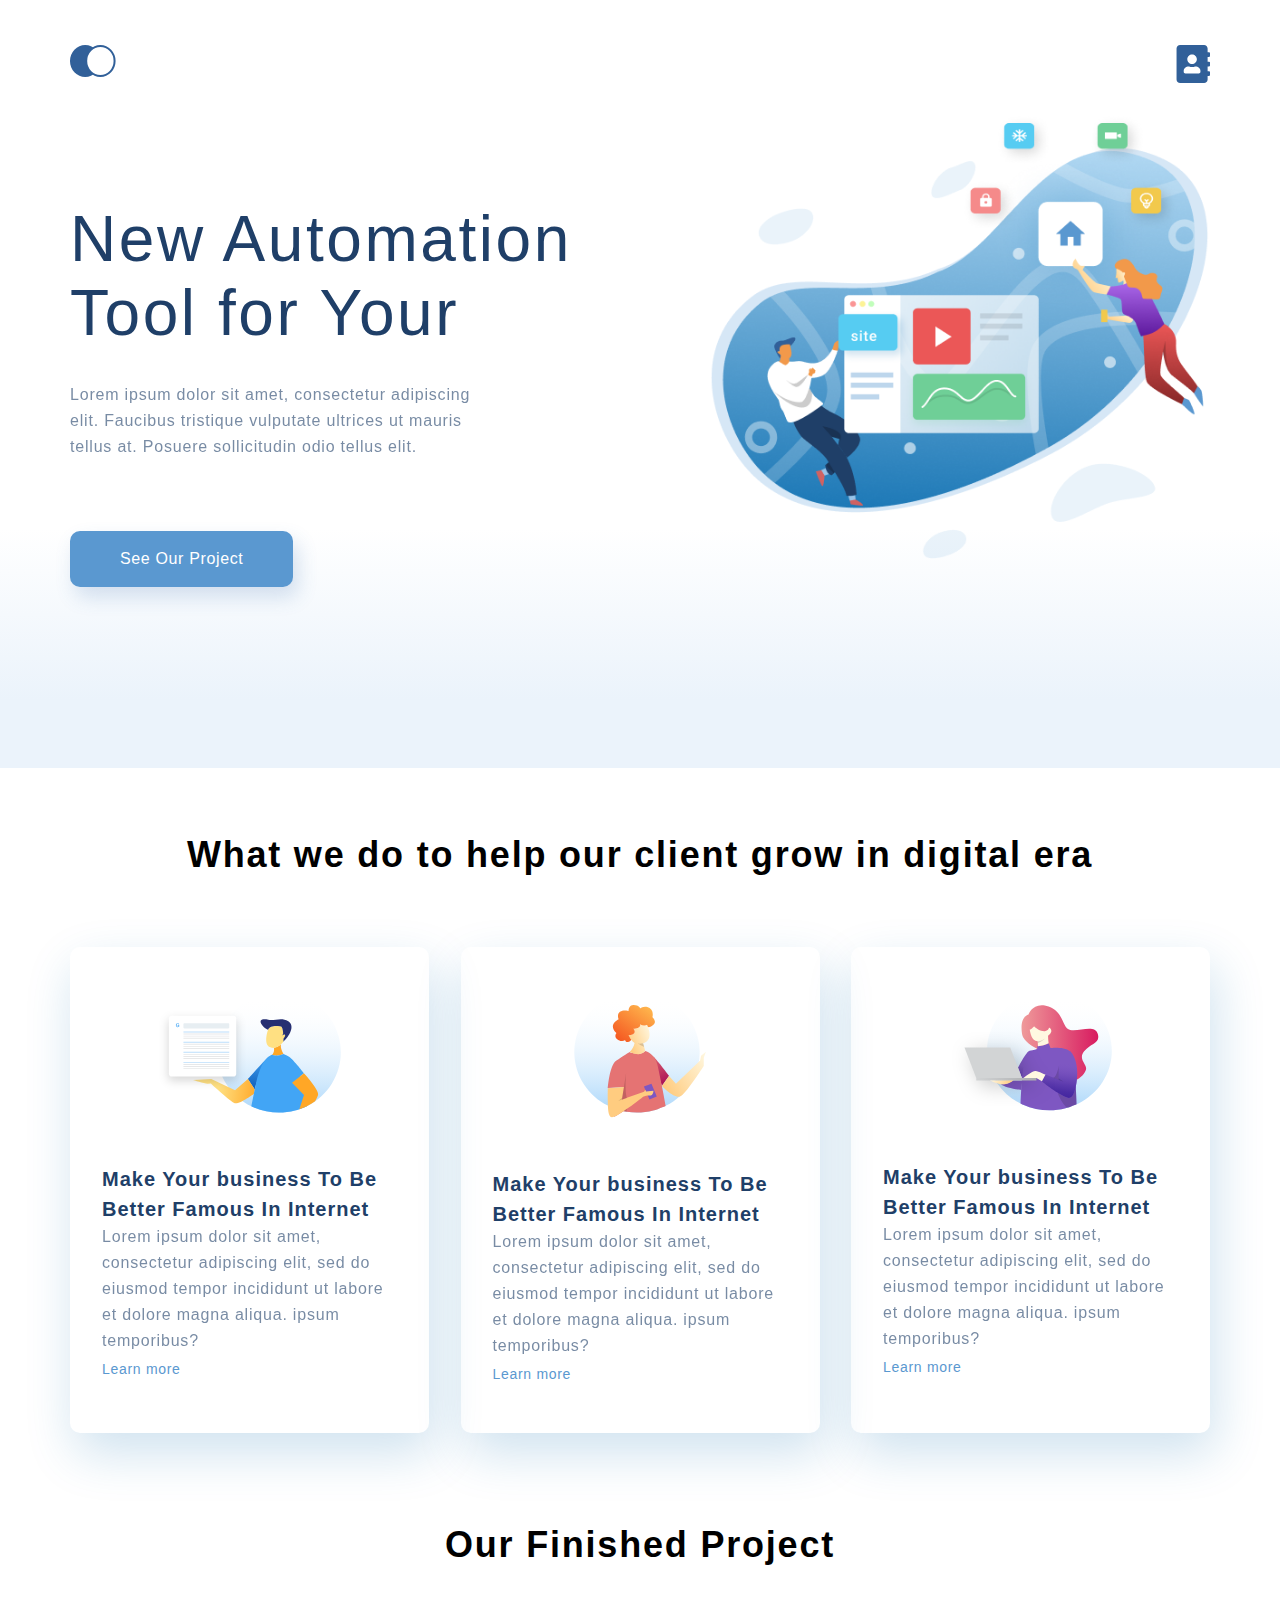
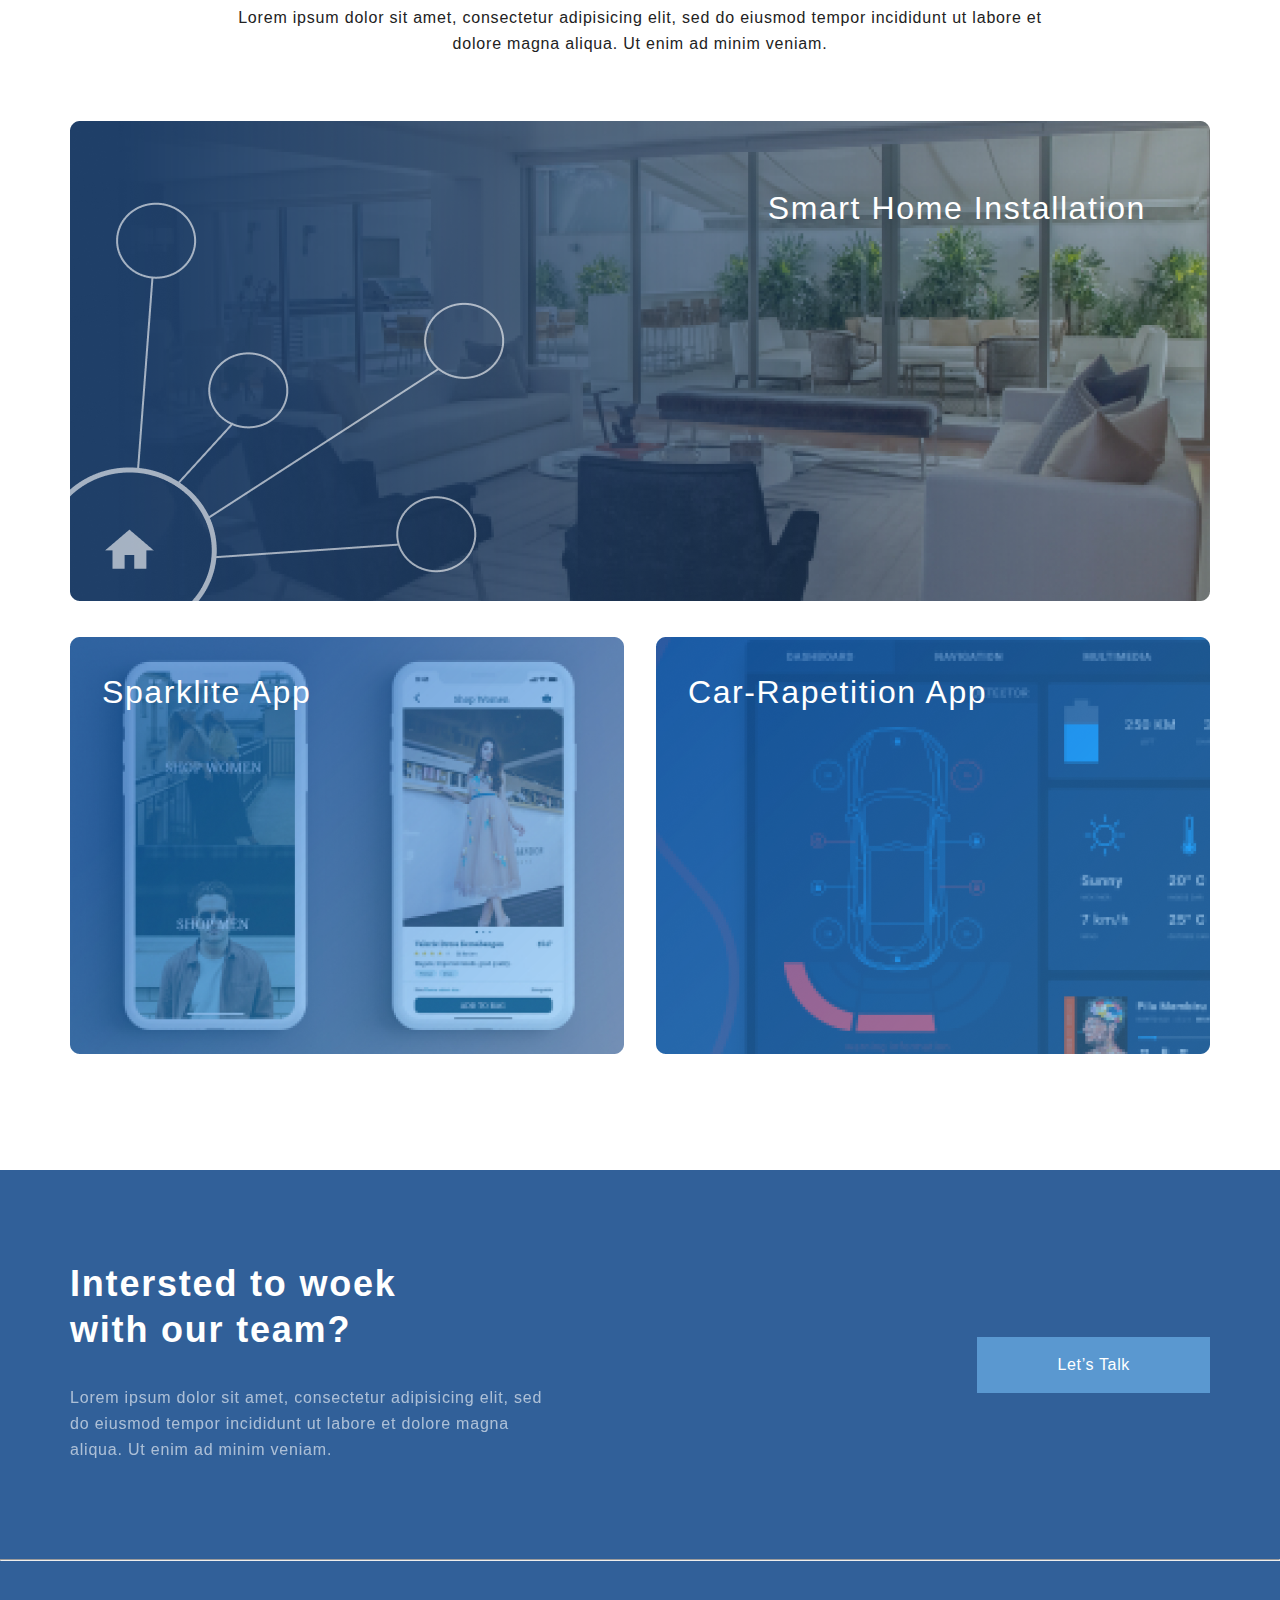
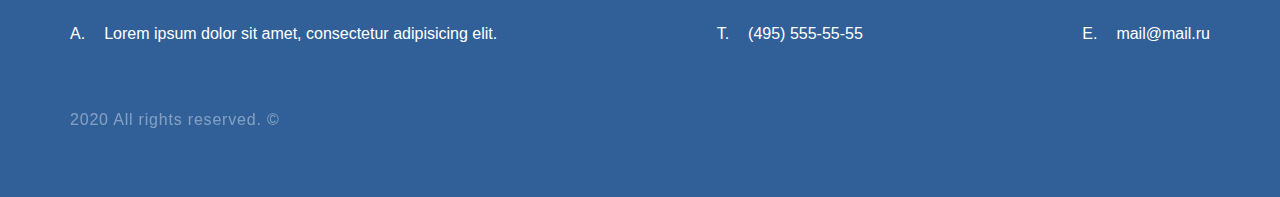
<file: index.html>
<!DOCTYPE html>
<html lang="en">

<head>
    <meta charset="UTF-8">
    <meta name="viewport" content="width=device-width, initial-scale=1.0">
    <link rel="stylesheet" href="style.css">
    <title>Главная</title>
</head>

<body>


    <div class="top">
        <div class="container top__box">
            <ul class="header">
                <li><a href=" index.html"><img src="img/logo.svg" alt="logo"> </a></li>
                <li> <a href="contacts.html"><img src="img/contacts.svg" alt="contacts"></a></li>
            </ul>
            <div class="top_info">
                <h1 class="top_heading">New Automation Tool for Your </h1>
                <p class="text top__text">Lorem ipsum dolor sit amet, consectetur adipiscing elit. Faucibus
                    tristique vulputate ultrices ut mauris tellus at. Posuere sollicitudin odio tellus elit.
                </p>
                <a href="#" class="top__button">See Our Project</a>
            </div>
        </div>
    </div>
    <div class="what-we-do container">
        <h3 class="heading_3">What we do to help our client grow in digital era</h3>
        <div class="card_box">
            <div class="card">
                <img src="img/card-1.svg" alt="card 1" class="card_img">
                <h4 class="heading_4">Make Your business To Be
                    Better Famous In Internet</h4>
                <p class="text">Lorem ipsum dolor sit amet, consectetur adipiscing elit, sed do eiusmod tempor
                    incididunt ut labore et dolore magna aliqua.
                    ipsum
                    temporibus?</p>
                <a href="#" class="card_link">Learn more</a>
            </div>
            <div class="card">
                <img src="img/card-2.svg" alt="card2" class="card_img">

                <h4 class="heading_4">Make Your business To Be
                    Better Famous In Internet</h4>
                <p class="text">Lorem ipsum dolor sit amet, consectetur adipiscing elit, sed do eiusmod tempor
                    incididunt ut labore et dolore magna aliqua.
                    ipsum
                    temporibus?</p>
                <a href="#" class="card_link">Learn more</a>
            </div>
            <div class="card">
                <img src="img/card-3.svg" alt="card3" class="card_img">
                <h4 class="heading_4">Make Your business To Be
                    Better Famous In Internet</h4>
                <p class="text">Lorem ipsum dolor sit amet, consectetur adipiscing elit, sed do eiusmod tempor
                    incididunt ut labore et dolore magna aliqua.
                    ipsum
                    temporibus?</p>
                <a href="#" class="card_link">Learn more</a>
            </div>
        </div>
    </div>
    <div class="project container">
        <h3 class="heading_3">Our Finished Project</h3>
        <p class="text text_conent">Lorem ipsum dolor sit amet, consectetur adipisicing elit, sed do eiusmod
            tempor
            incididunt ut labore et dolore magna aliqua. Ut enim ad minim veniam.</p>
        <div class="project_item">
            <img class="project_img" src="img/project-1.png" alt="project_1">
            <p class="project_text">Smart Home Installation</p>
        </div>
        <div class="project_parent">
            <div class="project_item project_item_margin">
                <img class="project_img" src="img/project-2.png" alt="project_2">
                <p class="project_text child">Sparklite App</p>

            </div>
            <div class="project_item">
                <img class="project_img" src="img/project-3.png" alt="project_3">
                <p class="project_text child">Car-Rapetition App</p>
            </div>
        </div>
    </div>
    <div class="footer">
        <div class="container footer__top">
            <div class="footer__top_content">
                <h3 class="heading_3 footer_heading">Intersted to woek
                    with our team?</h3>
                <p class="text footer_text">Lorem ipsum dolor sit amet, consectetur adipisicing elit, sed do
                    eiusmod
                    tempor incididunt ut labore et dolore magna aliqua. Ut enim ad minim veniam.</p>
            </div>
            <a href="#" class="bottom_button ">Let’s Talk</a>
            <!-- <div class="block__bottom_button"> -->

            <!-- </div> -->
        </div>

        <hr class="line">

        <div class="container footer_bottom">
            <ul class="footer_list">
                <li>Lorem ipsum dolor sit amet, consectetur adipisicing elit.</li>
                <li>(495) 555-55-55</li>
                <li>mail@mail.ru</li>
            </ul>
            <div class="copyright">
                <p class="text text_copyright">2020 All rights reserved. &copy;</p>
            </div>
        </div>
    </div>



</body>

</html>
</file>
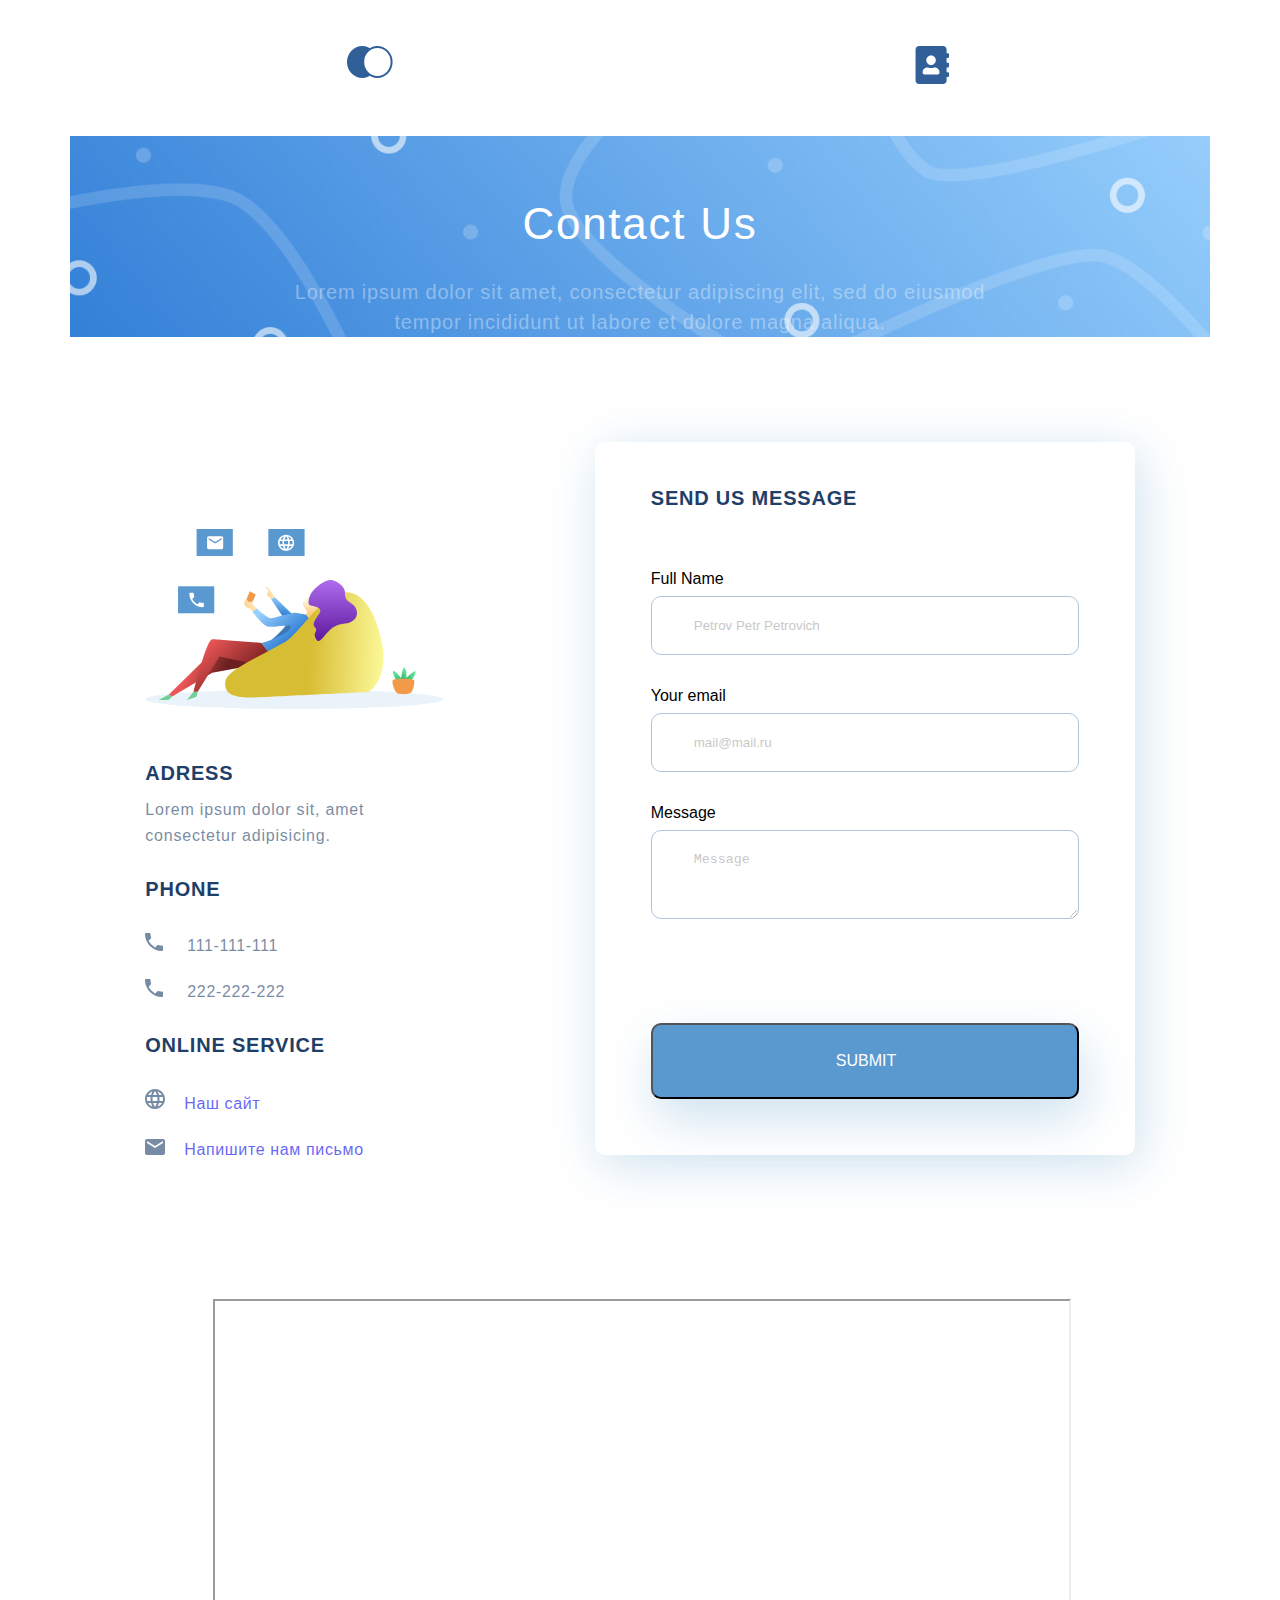
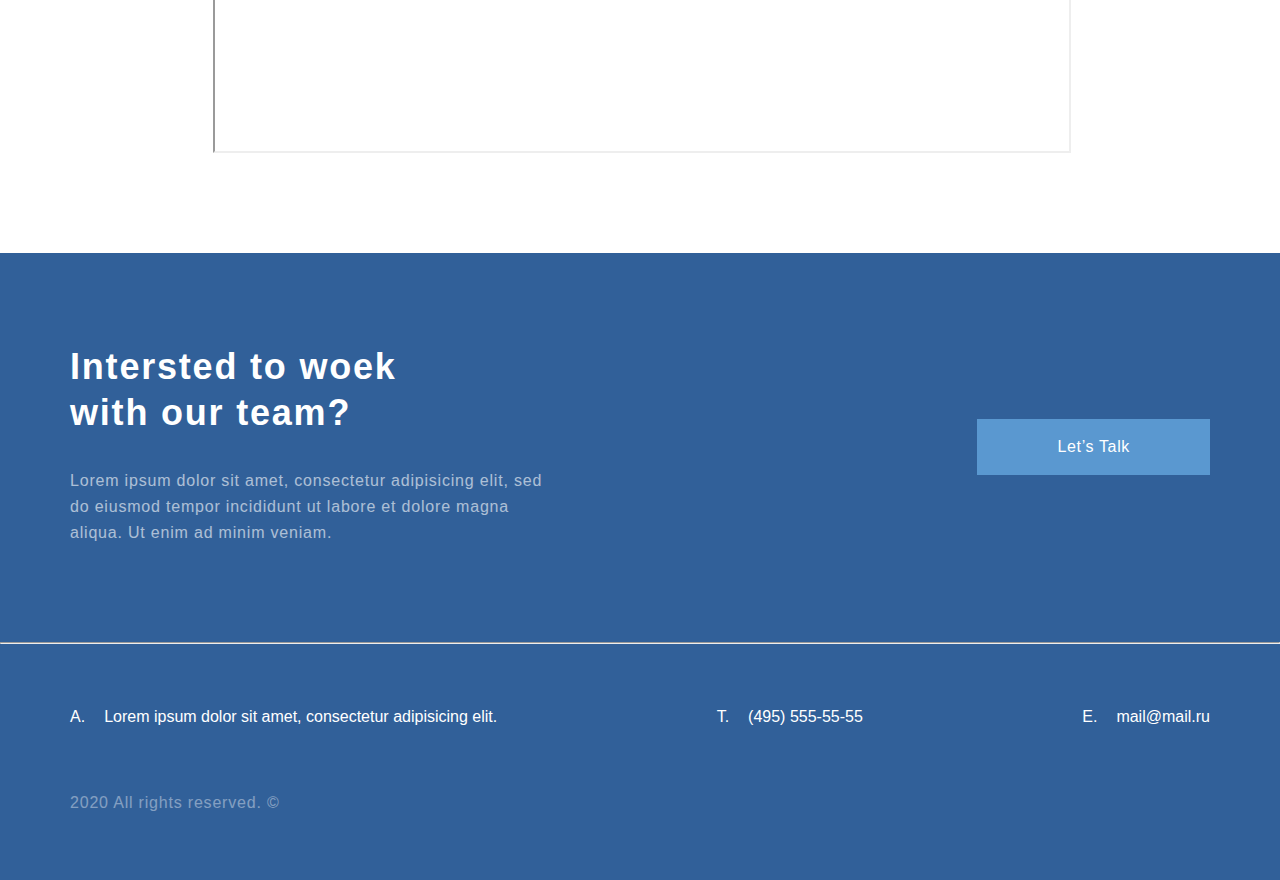
<file: contacts.html>
<!DOCTYPE html>
<html lang="en">

<head>
    <meta charset="UTF-8">
    <meta name="viewport" content="width=device-width, initial-scale=1.0">
    <link rel="stylesheet" href="style.css">
    <title>Контакты</title>
</head>

<body>

    <div class="top__contact">
        <div class=" top__contact_box container">
            <ul class="header header_contact">
                <li><a href=" index.html"><img src="img/logo.svg" alt="logo"> </a></li>
                <li> <a href="contacts.html"><img src="img/contacts.svg" alt="contacts"></a></li>
            </ul>
            <div class="inform__title">
                <h1 class="heading_2 contact_heading">Contact Us</h1>
                <p class="text text__top_contact">Lorem ipsum dolor sit amet, consectetur adipiscing elit, sed do
                    eiusmod tempor
                    incididunt ut labore et dolore magna aliqua.
                </p>
            </div>
        </div>
    </div>


    <div class="inform container">

        <div class="contact_content ">
            <div class="contact">
                <img class="img_contact_block" src="img/contact_block.svg" alt="contact_block">
                <div class="block__contact">

                    <h4 class="heading_4 heading_contact">Adress</h4>
                    <p class="text contact_text">Lorem ipsum dolor sit, amet consectetur adipisicing.</p>
                </div>
                <div class="block__contact">
                    <h4 class="heading_4 heading_contact">Phone</h4>
                    <ul class="text list_contact phone_text">
                        <li> <img src="img/Vectorphone.svg" alt="phone" class="icon"> 111-111-111</li>
                        <li> <img src="img/Vectorphone.svg" alt="phone" class="icon"> 222-222-222</li>
                    </ul>
                </div>
                <div class="block__contact">

                    <h4 class="heading_4 heading_contact">Online service</h4>
                    <ul class="text list_contact">
                        <li><img src="img/site.svg" alt="site" class="icon"><a href="index.html">Наш сайт</a></li>
                        <li><img src="img/email.svg" alt="email" class="icon"><a href="mailto:mail@mail.ru">Напишите
                                нам
                                письмо</a> </li>
                    </ul>
                </div>
            </div>
            <div class="content_form ">
                <h4 class="heading_4 heading_contact_form">Send us message</h4>
                <form action="#" class="form">
                    <label for="full_name" class="label__text">Full Name</label>
                    <input id="full_name" class="form_input" type="text" placeholder="Petrov Petr Petrovich">
                    <label for="email" class="label__text"> Your email </label>
                    <input id="email" class="form_input" type="email" placeholder="mail@mail.ru">
                    <label for="message" class="label__text">Message</label>
                    <textarea id="message" class="form_input" cols="50" rows="3" placeholder="Message"></textarea>

                    <button class="button" type="submit">Submit</button>
                </form>
            </div>
        </div>

    </div>
    <div class="map_wrap">
        <iframe class="map"
            src="https://www.google.com/maps/embed?pb=!1m18!1m12!1m3!1d827.2687238993299!2d75.34402138200312!3d63.11362822534834!2m3!1f0!2f0!3f0!3m2!1i1024!2i768!4f13.1!3m3!1m2!1s0x436fbc7dd00bfebf%3A0xd9c1ea3b0466c875!2z0JzQsNCz0L3QuNGC!5e0!3m2!1sru!2sru!4v1593920179012!5m2!1sru!2sru"
            width="600" height="450" allowfullscreen="" aria-hidden="false" tabindex="0"></iframe>
    </div>

    <div class="footer">
        <div class="container footer__top">
            <div class="footer__top_content">
                <h3 class="heading_3 footer_heading">Intersted to woek
                    with our team?</h3>
                <p class="text footer_text">Lorem ipsum dolor sit amet, consectetur adipisicing elit, sed do
                    eiusmod
                    tempor incididunt ut labore et dolore magna aliqua. Ut enim ad minim veniam.</p>
            </div>
            <a href="#" class="bottom_button ">Let’s Talk</a>
        </div>

        <hr class="line">

        <div class="container footer_bottom">
            <ul class="footer_list">
                <li>Lorem ipsum dolor sit amet, consectetur adipisicing elit.</li>
                <li>(495) 555-55-55</li>
                <li>mail@mail.ru</li>
            </ul>
            <div class="copyright">
                <p class="text text_copyright">2020 All rights reserved. &copy;</p>
            </div>
        </div>
    </div>

</body>

</html>
</file>
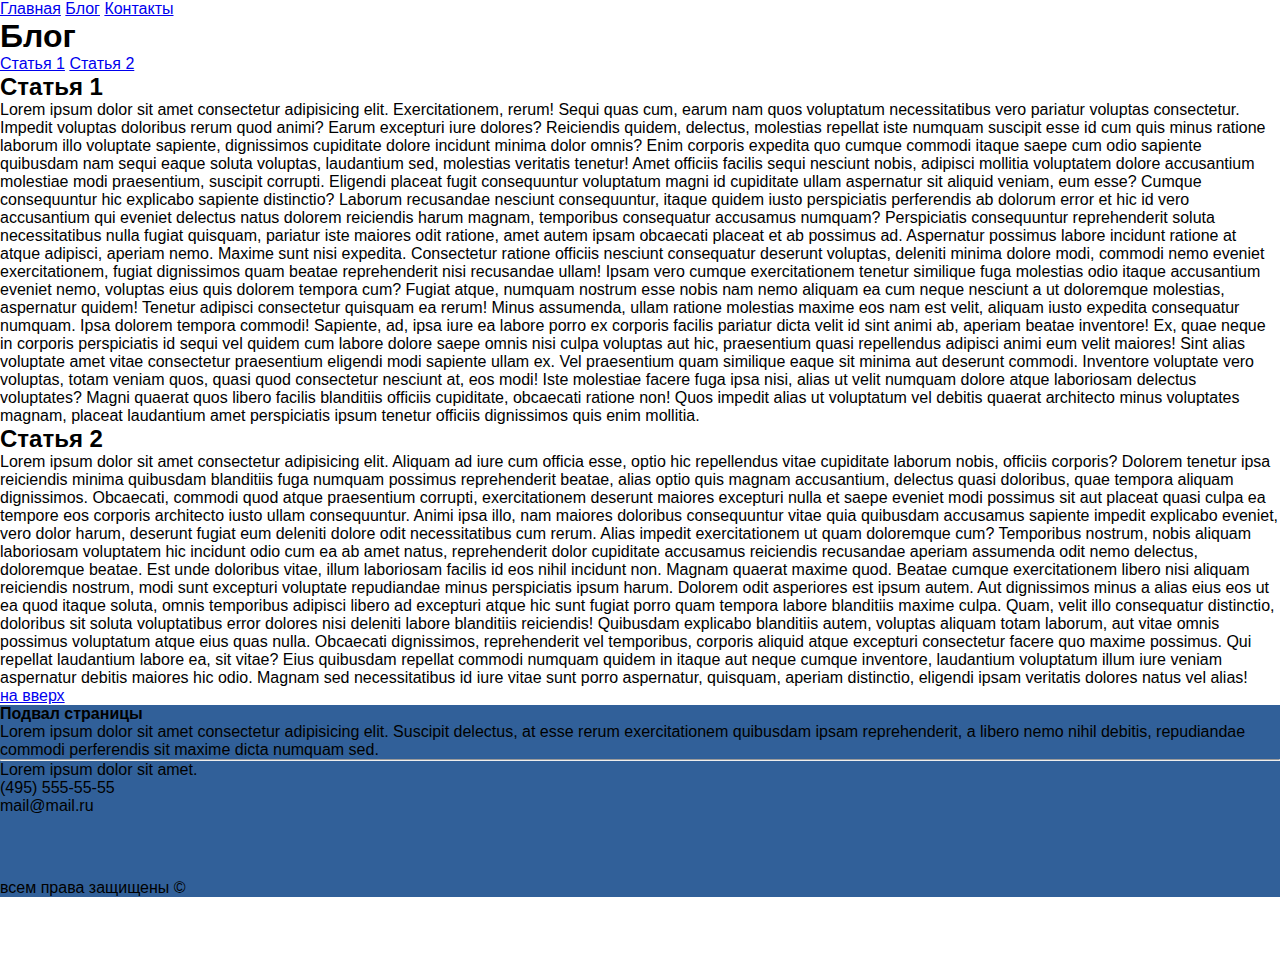
<file: box-blog/blog.html>
<!DOCTYPE html>
<html lang="en">

<head>
    <meta charset="UTF-8">
    <meta name="viewport" content="width=device-width, initial-scale=1.0">
    <link rel="stylesheet" href="../style.css">
    <title>Document</title>
</head>

<body>
    <header>
        <dev class="head">
            <div class="menu">
                <a href="../index.html">Главная</a>
                <a href="blog.html">Блог</a>
                <a href="../contacts.html">Контакты</a>
            </div>
            <h1 id="top">Блог</h1>
        </dev>
    </header>

    <div class="content">
        <div class="menu">
            <a href="#article-1">Статья 1</a>
            <a href="#article-2">Статья 2</a>
        </div>

        <h2 id="article-1"> Статья 1</h2>

        <p>Lorem ipsum dolor sit amet consectetur adipisicing elit. Exercitationem, rerum! Sequi quas cum, earum nam
            quos
            voluptatum necessitatibus vero pariatur voluptas consectetur. Impedit voluptas doloribus rerum quod animi?
            Earum
            excepturi iure dolores? Reiciendis quidem, delectus, molestias repellat iste numquam suscipit esse id cum
            quis
            minus ratione laborum illo voluptate sapiente, dignissimos cupiditate dolore incidunt minima dolor omnis?
            Enim
            corporis expedita quo cumque commodi itaque saepe cum odio sapiente quibusdam nam sequi eaque soluta
            voluptas,
            laudantium sed, molestias veritatis tenetur! Amet officiis facilis sequi nesciunt nobis, adipisci mollitia
            voluptatem dolore accusantium molestiae modi praesentium, suscipit corrupti. Eligendi placeat fugit
            consequuntur
            voluptatum magni id cupiditate ullam aspernatur sit aliquid veniam, eum esse? Cumque consequuntur hic
            explicabo
            sapiente distinctio? Laborum recusandae nesciunt consequuntur, itaque quidem iusto perspiciatis perferendis
            ab
            dolorum error et hic id vero accusantium qui eveniet delectus natus dolorem reiciendis harum magnam,
            temporibus
            consequatur accusamus numquam? Perspiciatis consequuntur reprehenderit soluta necessitatibus nulla fugiat
            quisquam, pariatur iste maiores odit ratione, amet autem ipsam obcaecati placeat et ab possimus ad.
            Aspernatur
            possimus labore incidunt ratione at atque adipisci, aperiam nemo. Maxime sunt nisi expedita. Consectetur
            ratione
            officiis nesciunt consequatur deserunt voluptas, deleniti minima dolore modi, commodi nemo eveniet
            exercitationem, fugiat dignissimos quam beatae reprehenderit nisi recusandae ullam! Ipsam vero cumque
            exercitationem tenetur similique fuga molestias odio itaque accusantium eveniet nemo, voluptas eius quis
            dolorem
            tempora cum? Fugiat atque, numquam nostrum esse nobis nam nemo aliquam ea cum neque nesciunt a ut doloremque
            molestias, aspernatur quidem! Tenetur adipisci consectetur quisquam ea rerum! Minus assumenda, ullam ratione
            molestias maxime eos nam est velit, aliquam iusto expedita consequatur numquam. Ipsa dolorem tempora
            commodi!
            Sapiente, ad, ipsa iure ea labore porro ex corporis facilis pariatur dicta velit id sint animi ab, aperiam
            beatae inventore! Ex, quae neque in corporis perspiciatis id sequi vel quidem cum labore dolore saepe omnis
            nisi
            culpa voluptas aut hic, praesentium quasi repellendus adipisci animi eum velit maiores! Sint alias voluptate
            amet vitae consectetur praesentium eligendi modi sapiente ullam ex. Vel praesentium quam similique eaque sit
            minima aut deserunt commodi. Inventore voluptate vero voluptas, totam veniam quos, quasi quod consectetur
            nesciunt at, eos modi! Iste molestiae facere fuga ipsa nisi, alias ut velit numquam dolore atque laboriosam
            delectus voluptates? Magni quaerat quos libero facilis blanditiis officiis cupiditate, obcaecati ratione
            non!
            Quos impedit alias ut voluptatum vel debitis quaerat architecto minus voluptates magnam, placeat laudantium
            amet
            perspiciatis ipsum tenetur officiis dignissimos quis enim mollitia.</p>
        <h2 id="article-2">Статья 2</h2>
        <p>Lorem ipsum dolor sit amet consectetur adipisicing elit. Aliquam ad iure cum officia esse, optio hic
            repellendus
            vitae cupiditate laborum nobis, officiis corporis? Dolorem tenetur ipsa reiciendis minima quibusdam
            blanditiis
            fuga numquam possimus reprehenderit beatae, alias optio quis magnam accusantium, delectus quasi doloribus,
            quae
            tempora aliquam dignissimos. Obcaecati, commodi quod atque praesentium corrupti, exercitationem deserunt
            maiores
            excepturi nulla et saepe eveniet modi possimus sit aut placeat quasi culpa ea tempore eos corporis
            architecto
            iusto ullam consequuntur. Animi ipsa illo, nam maiores doloribus consequuntur vitae quia quibusdam accusamus
            sapiente impedit explicabo eveniet, vero dolor harum, deserunt fugiat eum deleniti dolore odit
            necessitatibus
            cum rerum. Alias impedit exercitationem ut quam doloremque cum? Temporibus nostrum, nobis aliquam laboriosam
            voluptatem hic incidunt odio cum ea ab amet natus, reprehenderit dolor cupiditate accusamus reiciendis
            recusandae aperiam assumenda odit nemo delectus, doloremque beatae. Est unde doloribus vitae, illum
            laboriosam
            facilis id eos nihil incidunt non. Magnam quaerat maxime quod. Beatae cumque exercitationem libero nisi
            aliquam
            reiciendis nostrum, modi sunt excepturi voluptate repudiandae minus perspiciatis ipsum harum. Dolorem odit
            asperiores est ipsum autem. Aut dignissimos minus a alias eius eos ut ea quod itaque soluta, omnis
            temporibus
            adipisci libero ad excepturi atque hic sunt fugiat porro quam tempora labore blanditiis maxime culpa. Quam,
            velit illo consequatur distinctio, doloribus sit soluta voluptatibus error dolores nisi deleniti labore
            blanditiis reiciendis! Quibusdam explicabo blanditiis autem, voluptas aliquam totam laborum, aut vitae omnis
            possimus voluptatum atque eius quas nulla. Obcaecati dignissimos, reprehenderit vel temporibus, corporis
            aliquid
            atque excepturi consectetur facere quo maxime possimus. Qui repellat laudantium labore ea, sit vitae? Eius
            quibusdam repellat commodi numquam quidem in itaque aut neque cumque inventore, laudantium voluptatum illum
            iure
            veniam aspernatur debitis maiores hic odio. Magnam sed necessitatibus id iure vitae sunt porro aspernatur,
            quisquam, aperiam distinctio, eligendi ipsam veritatis dolores natus vel alias!</p>
        <a href="#top">на вверх</a>
    </div>


    <footer>
        <div class="footer">
            <div class="footer_block_top">
                <h4>Подвал страницы</h4>
                <p>Lorem ipsum dolor sit amet consectetur adipisicing elit. Suscipit delectus, at esse rerum
                    exercitationem
                    quibusdam ipsam reprehenderit, a libero nemo nihil debitis, repudiandae commodi perferendis sit
                    maxime
                    dicta numquam sed.</p>

            </div>
            <div class="line">
                <hr>
            </div>
            <div class="footer_block_bottom">
                <ul>
                    <li>Lorem ipsum dolor sit amet.</li>
                    <li>(495) 555-55-55</li>
                    <li>mail@mail.ru</li>
                </ul>
                <div class="copyright">
                    <p>всем права защищены &copy;</p>
                </div>
            </div>
        </div>
    </footer>
</body>

</html>
</file>
<file: style.css>
* {
    margin: 0; 
    padding: 0;
}

body{
    font-family: sans-serif;
}

.text{
   
    font-size: 16px;
    line-height: 26px;
    color: #1F3F68;
    letter-spacing: 0.05em;
    opacity: 0.6;
}
.text_conent{
    width: 75%;
    margin: 32px auto 64px;
    opacity: 1;
    letter-spacing: 0.05em;
    color: #222222;
   text-align: center;
    
}
.heading_2 {
    font-weight: 500;
    font-size: 44px;
    text-align: center;
}
.heading_3 {
    font-size: 36px;
    text-align: center;
    padding-bottom: 5px;
    line-height: 46px;
    letter-spacing: 0.05em;
   
}
.heading_4 {
    font-size: 20px;
    line-height: 30px;
    color: #1F3F68;
    letter-spacing: 0.05em;
  
}

.heading_4_text {
    font-size: 16px;
    line-height: 26px;
    color: #1F3F68;
}

/*decotarion header page*/
.container{
    max-width: 1140px;
    margin: 0 auto;

}

.top{
    min-height: 768px;
    background: linear-gradient(0deg, #EBF3FB 8.84%, rgba(152, 195, 232, 0) 31.12%);
}
  
.header {
    display: flex;
    justify-content: space-between;
    list-style-type: none;
    padding-top:  45px;

}
.header_contact{
    display: flex;
    justify-content: space-around;
    list-style-type: none;
    padding-top: 46px;
    padding-bottom: 48px;
    padding-left: 16px;

}
.top_heading {
    width: 510px;    
    font-size: 64px;
    font-weight: 300;
    color: #1F3F68;
    line-height: 74px;
    letter-spacing: 0.04em;
    margin-bottom: 32px;
}

.contact_heading{  
    font-weight: 500;
    font-size: 44px;
    line-height: 74px;
    letter-spacing: 0.04em;
    text-align: center;
    color: #FFFFFF;

    padding-top: 51px;
    padding-bottom: 16px;
  
    
}
.top__text{
     width: 425px;
 }

.top_info {
    padding-top: 115px;
    flex-grow: 1;
    background-image: url(img/top_back.png);
    background-repeat: no-repeat;
    background-position: right center;
    background-size: 44%;

}

.top__button{
    font-size: 16px;
    line-height: 26px;
    text-align: center;
    letter-spacing: 0.04em;
    color: #FFFFFF;
    background: #5A98D0;
    box-shadow: 5px 10px 20px rgba(53, 110, 173, 0.2);
    border-radius: 10px;
    padding: 15px 50px;
    display: inline-block;
    margin-top: 71px;
    text-decoration: none;
}

.top__box{
    display: flex;
    flex-direction: column;
    height: 100%;
}

/*decotarion content*/

.card{
    width: 359px;
    margin-bottom: 25px;
    padding: 44px 32px;
    box-sizing: border-box;
    box-shadow: 5px 20px 50px rgba(16, 112, 177, 0.2);
    border-radius: 10px;
    display: flex;
    flex-direction: column;
   
}

.card_img{
    align-self: center;
    margin-bottom: 51px;
}
.card_box{
    display: flex;
    justify-content: space-between;
    padding-top: 64px;  
    padding-bottom: 64px;  
}

.what-we-do{
    padding-top: 64px;
  
}

.card_link{
    font-size: 14px;
    line-height: 30px;
    letter-spacing: 0.05em;
    color: #5A98D0;
    text-decoration: none;
}

.project_img{
    width: 100%;
}

.project_item{
    position: relative;
    flex-grow: 1;

}

.project_item_margin{
    margin-right: 32px;
    
   }
.project_text{
    font-size: 32px;
    line-height: 46px;
    text-align: right;
    letter-spacing: 0.05em;
    color: #FFFFFF;
    position: absolute;
    top: 64px;
    right: 64px;
}
.child{
    right: auto;
    top: 32px;
    left: 32px;
    text-align: left;
    
}

.project_parent{
    display: flex;
    justify-content: space-between;
    margin-top: 32px;
    margin-bottom: 112px;
}

/*decotarion footer*/
.footer{
      background: #316099;
}

.footer__top{
    display: flex;
    justify-content: space-between;
     
}

.bottom_button{
    box-sizing: border-box;
    align-self: center;
    padding: 15px 80px;
    background: #5A98D0;
    font-size: 16px;
    line-height: 26px;
    text-align: center;
    letter-spacing: 0.04em;
    color: #FFFFFF;
    text-decoration: none;
    
    
    
}
.block__bottom_button{
  align-self: center;
  margin-right: 114px;
    
}

.footer_heading{
    max-width: 340px;
    padding-bottom: 32px;
    font-size: 36px;
    line-height: 46px;
    letter-spacing: 0.05em;
    color: #FFFFFF;
    text-align: left;
    
}
.footer_text{
    width: 100%;
    font-size: 16px;
    line-height: 26px;
    letter-spacing: 0.05em;
    color: #FFFFFF;
    opacity: 0.6;
    padding-bottom: 96px;
}

.footer__top_content{
    max-width: 495px;
    padding-top: 91px;
    flex-grow: 1;
  
}

.footer_bottom{
    display: flex;
    justify-content: space-between;
    flex-direction: column;  
     padding-top: 64px;
   
}


.footer_list{
    display: flex;
    justify-content: space-between;
    list-style-type: none;
    color: #FFFFFF;
  
}
.footer_list li {   
    display: flex; 
}
.footer_list li:first-child::before{
    content: 'A.';
    display: block;
    margin-right: 19px;
}
.footer_list li:nth-child(n+2)::before{
    content: 'T.';
    display: block;
    margin-right: 19px;
}
.footer_list li:last-child::before{
    content: 'E.';
    display: block;
    margin-right: 19px;
}
.copyright{ 
    margin-top: 64px;  
    margin-bottom: 64px; 
     }

 .text_copyright{
    font-size: 16px;
    line-height: 26px;
    color: #FFFFFF;
    opacity: 0.4; 
 }




/*страница контакты*/
.top__contact{
   min-width: 768px;
}
.top__contact_box{
    display: flex;
    flex-direction: column;
    height: 100%;
}

.text__top_contact{
   font-size: 20px;
   line-height: 30px;
   text-align: center;
   letter-spacing: 0.04em;
   color: rgba(255, 255, 255, 0.6);
   padding-left: 213px;
   padding-right: 213px;

 }

 .inform__title{
    
    background: url(img/back_contact.png);
    background-size: cover;
    min-height: auto;
    max-width: auto;


    height: 100%;


}
.contact_content{
    display: flex;
    margin-top: 57px;
    justify-content: space-around;
    align-items: center;
 
}
.content_form{
    display: flex;
    /* flex-wrap: wrap; */
    flex-direction: column;
    background: #FFFFFF;
    box-shadow: 5px 10px 50px rgba(16, 112, 177, 0.2);
    border-radius: 10px;
    max-width: 540px;

}
.form_input {
    border: 1px solid #356EAD;
    border-radius: 10px;
    opacity: 0.4;
    margin-bottom: 32px;
    padding: 21px 0;
    padding-left: 42px;
    text-align: left;
    
}
.form{
    display: flex;
    flex-direction: column;
    margin: 0 56px;
   
    
 }
 .label__text{
    margin-bottom: 8px;
 }

 .button {
    background: #5A98D0;
    box-shadow: 5px 20px 50px rgba(16, 112, 177, 0.2);
    border-radius: 10px;
    font-weight: 500;
    font-size: 16px;
    line-height: 26px;
    text-align: center;
    color: #FFFFFF;
    text-transform: uppercase;
    padding: 23px 183px;
    margin-top: 72px;
    margin-bottom: 56px;
    
}

.contact{
    display: flex;
    flex-direction: column;
    max-width: 299px;
    
}
.block__contact{
margin-bottom: 40px; 
}

.heading_contact{
    text-transform: uppercase;
    padding-bottom: 24px;
    letter-spacing: 0.04em;
    line-height: 0px;
    
}
.heading_contact_form{
    text-transform: uppercase;
    line-height: 0px;
    padding-bottom: 24px;
    letter-spacing: 0.04em;
    margin-left: 56px;
    margin-top: 56px;
    margin-bottom: 48px;
}
.img_contact_block{
    margin-bottom: 64px;
    margin-top: 135px;
}

.contact_text {
    opacity: 0.6;
    
}

.list_contact{
    list-style-type: none;
    display: flex;
    justify-content: space-between;
    flex-direction: column;
    text-decoration: none;

}
.list_contact a{
    text-decoration: none;
}

.list_contact li{
    font-size: 16px;
    line-height: 26px;
    letter-spacing: 0.04em;
    color: #1F3F68;
    font-weight: 300;
    text-decoration: none;
    padding-top: 20px;
    
}

.phone_text{
    font-weight: 300;
    font-size: 16px;
    line-height: 26px;
    letter-spacing: 0.04em;
    color: #1F3F68;
}
.url_text{

}
.icon{
    padding-right: 19px;
    }


/*элемент карта*/
.map_wrap{
  
    /* align-items: center; */
    margin-top: 96px;
    margin-bottom: 96px;
    margin-left: 213px;
    margin-right: 213px;
}
.map{
width: 100%;

}
/**медиа запросы*/
@media (max-width: 1024px) {
    .container {
        padding-left: 32px;
        padding-right: 32px;
    }
    .top_info{
        background-position: right 280px;
        }

    .card_box{
        flex-direction: column;
        align-items: center;
        }

   .card{
        margin-bottom: 32px;
   }
  
    .footer__top{
        justify-content: space-around;
        margin-top: 41px;
    }
    .footer_bottom{
        padding-left: 124px;
    }
    
    .footer_list{
       flex-direction: column;
       justify-content: space-around;
    }
    .footer_list li {
        padding-bottom: 25px;
    }
    .header_contact{
        justify-content: space-between;
        padding-left: 35px;
        padding-right: 35px;
    }
    .map_wrap{
        margin: 64px 0;
       
    }
    .map{
        width: 100%;
    }

    .contact_content{
        margin-bottom: 64px;
        flex-direction: column;
    }
    .top__contact_box{
        padding: 0;
    }

}
@media (max-width: 667px){
    .header{
        padding-top: 24px;
    }
    .top{
        min-height: 376px;
        padding-bottom: 41px;
        box-sizing: border-box;
    }
    .top_info{
        padding-top: 36px;
        display: flex;
        flex-direction: column;
        align-items: center;
        background-image: none;
        }
    .top_heading{
        width: 100%;
        font-size: 32px;
        line-height: 37px;
        margin-bottom: 12px;
        text-align: center;
    }
    .top__text{
        width: 100%;
        text-align: center;
    }
    .top__button{
        font-size: 12px;
        line-height: 26px;
        padding: 0 8px;
    }
    .heading_3{
        font-size: 24px;
        line-height: 28px;
    }
    .what-we-do{
        padding-top: 48px;
    }
    .card_box{
        padding-top: 32px;
    }
    .car{
        width: 100%;
    }
    .text_project{
        width: 75%;
        margin: 32px auto 64px;
        text-align: center;
        letter-spacing: 1;
        color: #222222;

    }
    .project_text{
        font-size: 16px;
        line-height: 19px;
        top: 16px;
        right: 16px;
    }
    .project_parent{
        flex-direction: column;
        margin-top: 16px;

    }
    .child{
        font-size: 16px;
        line-height: 19px;
        left: 16px;
    }
    .project_item_margin{
        margin-right: 0;
        margin-bottom: 16px;
    }
    .footer__top{
        flex-direction: column;
          margin-left: 16px;
    }
    .footer_heading{
        font-size: 24px;
        line-height: 28px;
        text-align: center;
    }
    .footer_text{
        text-align: center;
        padding-bottom: 40px;
    }
    .bottom_button{
        padding: 10px 15px;
    }
    .line{
        margin-top: 41px;
        margin-bottom: 32px;
    }
    .footer_list{
        margin-top: 32px;
    }
    .footer_bottom{
        align-items: center;
        padding-left: 16px;
    }
    .line{
        margin-bottom: 0;
    }
    .copyright{ 
        margin-top: 37px;  
        margin-bottom: 32px; 
         }
    .footer_list li:first-child::before{
       content: '1.';
       display: block;
      margin-right: 19px;
 }
    .footer_list li:nth-child(n+2)::before{
        content: '2.';
        display: block;
        margin-right: 19px;
   }
        .footer_list li:last-child::before{
        content: '3.';
        display: block;
        margin-right: 19px;
   }
    .text__top_contact{
       
        font-size: 16px;
        line-height: 30px;
        text-align: center;
        padding-left: 10px;
        padding-right: 10px;
        padding-bottom: 61px;
     
    }   
    .contact_heading{
        font-weight: 500;
        font-size: 24px;
        line-height: 28px;
        text-align: center;
        letter-spacing: 0.04em;
    }
    .content_form{
        max-width: 342px;
    }
    .button{
        padding: 15px 55px;
        margin-top: 46px;
        margin-bottom: 35px;
    }
    .top__contact{
        min-width: 376px;
    }
    .form_input{
        margin-bottom: 20px;
        padding: 13px 0;
        padding-left: 26px;
    }
    .img_contact_block{
        margin-top: 0;
        margin-left: 40px;
    }
    .block__contact{
        margin-bottom: 32px;
        margin-left: 40px;
    }

    .header_contact{
        justify-content: space-between;
        padding-left: 16px;
        padding-right: 16px;
        padding-bottom: 33px;
    }
    .top__contact_box{
        padding: 0;
    }
}
</file>
